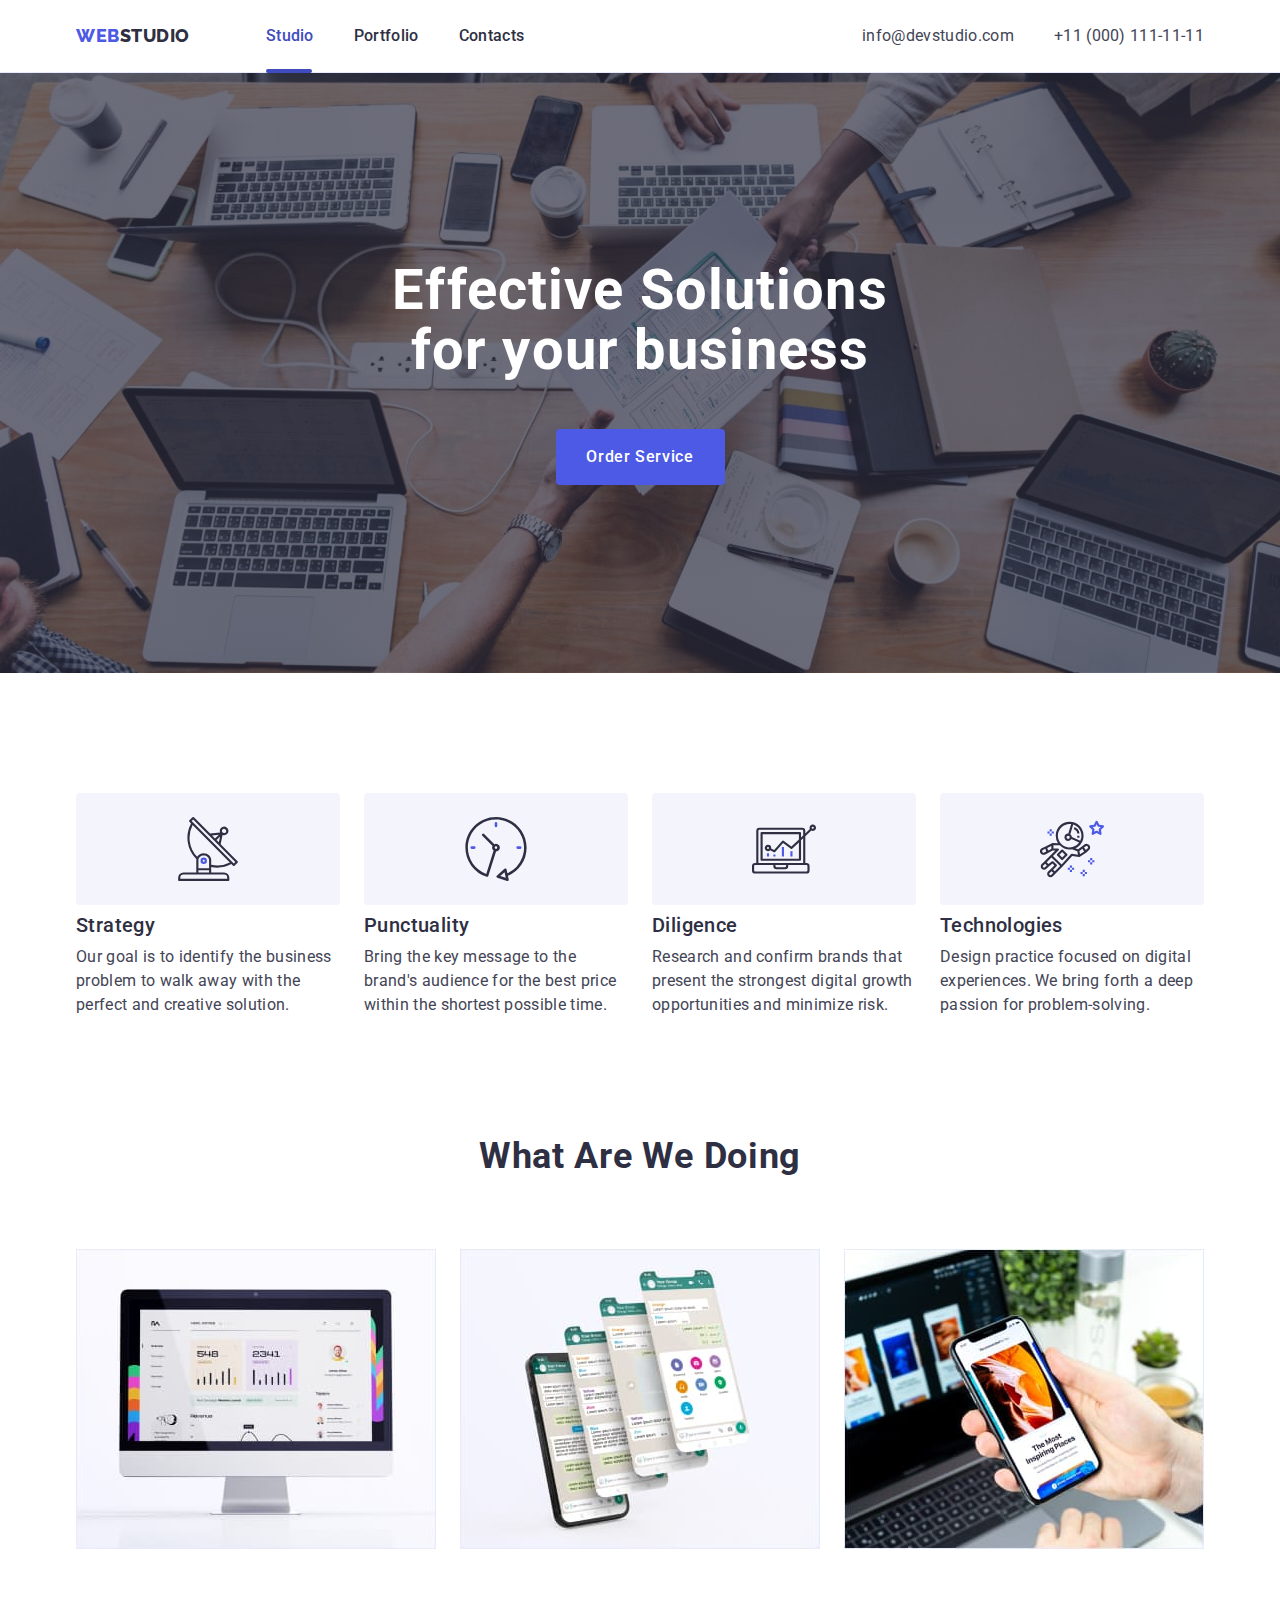
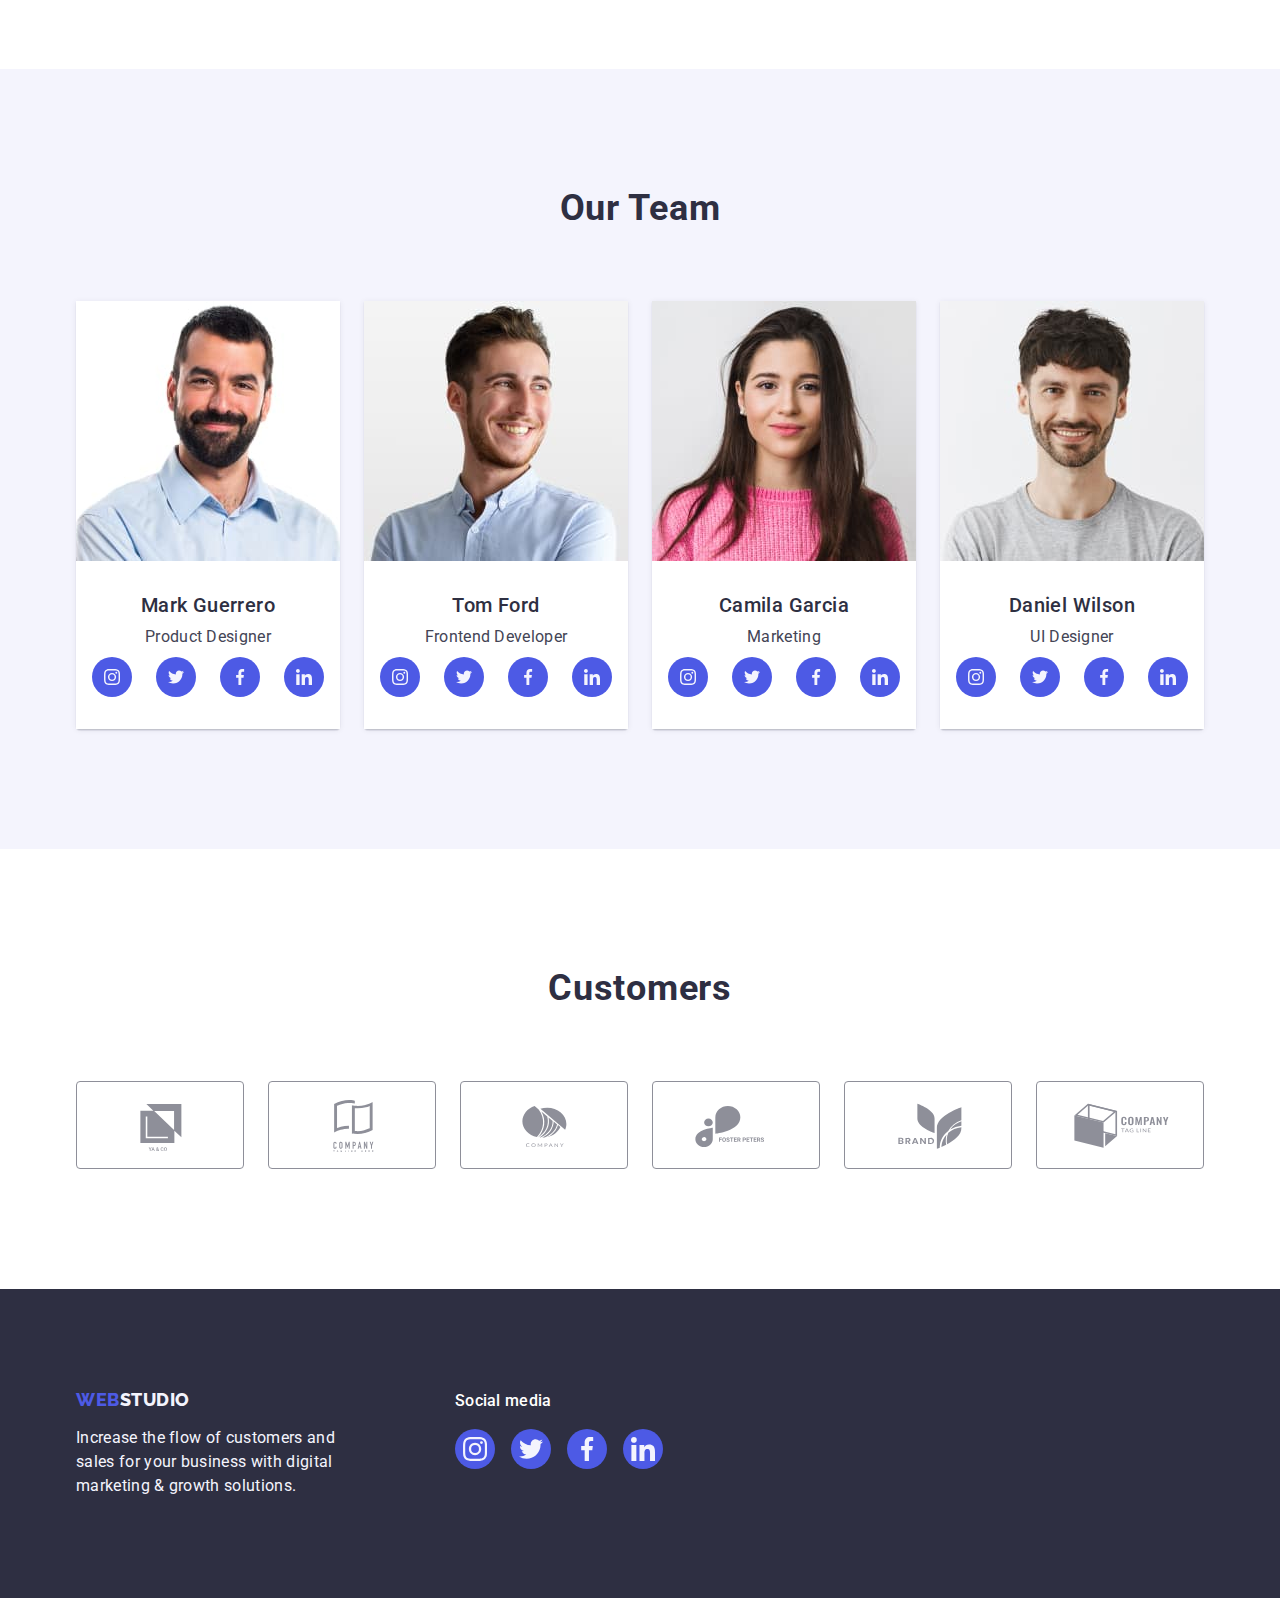
<file: index.html>
<!DOCTYPE html>
<html lang="en">
  <head>
    <meta charset="UTF-8" />
    <meta name="viewport" content="width=device-width, initial-scale=1.0" />
    <title>Document</title>
    <link
      rel="stylesheet"
      href="https://cdnjs.cloudflare.com/ajax/libs/modern-normalize/2.0.0/modern-normalize.min.css"
      integrity="sha512-4xo8blKMVCiXpTaLzQSLSw3KFOVPWhm/TRtuPVc4WG6kUgjH6J03IBuG7JZPkcWMxJ5huwaBpOpnwYElP/m6wg=="
      crossorigin="anonymous"
      referrerpolicy="no-referrer"
    />
    <link rel="stylesheet" href="css/styles.css" />
    <link rel="preconnect" href="https://fonts.googleapis.com" />
    <link rel="preconnect" href="https://fonts.gstatic.com" crossorigin />

    <link
      href="https://fonts.googleapis.com/css2?family=Raleway:wght@800&family=Roboto:wght@400;500;700;900&display=swap"
      rel="stylesheet"
    />
  </head>
  <body>
    <header class="header">
      <div class="container container-header">
        <nav class="logo-nav">
          <a href="./index.html" class="logo-link"
            >Web<span class="logo-part">Studio</span></a
          >

          <ul class="list">
            <li>
              <a
                class="page-description-link page-nav-studio"
                href="./index.html"
                >Studio</a
              >
            </li>
            <li>
              <a class="page-description-link" href="./portfolio.html"
                >Portfolio</a
              >
            </li>
            <li>
              <a class="page-description-link" href="">Contacts</a>
            </li>
          </ul>
        </nav>

        <address class="contact">
          <ul class="list">
            <li>
              <a
                href="mailto:info@devstudio.com"
                class="address-description link"
                >info@devstudio.com</a
              >
            </li>
            <li>
              <a href="tel:+110001111111" class="address-description link"
                >+11 (000) 111-11-11</a
              >
            </li>
          </ul>
        </address>
      </div>
    </header>

    <main>
      <section class="section main-title">
        <div class="container">
          <h1 class="main-text">Effective Solutions for your business</h1>
          <button class="hero-button" type="button" data-modal-open>
            Order Service
          </button>
        </div>
      </section>

      <section class="section">
        <div class="container">
          <h2 class="visually-hidden">Goals</h2>
          <ul class="goals-list-list">
            <li class="goals-list-two">
              <div class="goals-icons">
                <svg width="64" height="64">
                  <use href="./images/icons.svg#icon-antenna-1"></use>
                </svg>
              </div>

              <h3 class="goals-title">Strategy</h3>
              <p class="goals-paragraph">
                Our goal is to identify the business problem to walk away with
                the perfect and creative solution.
              </p>
            </li>
            <li class="goals-list-two">
              <div class="goals-icons">
                <svg width="64" height="64">
                  <use href="./images/icons.svg#icon-clock-11"></use>
                </svg>
              </div>
              <h3 class="goals-title">Punctuality</h3>
              <p class="goals-paragraph">
                Bring the key message to the brand's audience for the best price
                within the shortest possible time.
              </p>
            </li>
            <li class="goals-list-two">
              <div class="goals-icons">
                <svg width="64" height="64">
                  <use href="./images/icons.svg#icon-diagram-1"></use>
                </svg>
              </div>
              <h3 class="goals-title">Diligence</h3>
              <p class="goals-paragraph">
                Research and confirm brands that present the strongest digital
                growth opportunities and minimize risk.
              </p>
            </li>
            <li class="goals-list-two">
              <div class="goals-icons">
                <svg width="64" height="64">
                  <use href="./images/icons.svg#icon-astronaut-1"></use>
                </svg>
              </div>
              <h3 class="goals-title">Technologies</h3>
              <p class="goals-paragraph">
                Design practice focused on digital experiences. We bring forth a
                deep passion for problem-solving.
              </p>
            </li>
          </ul>
        </div>
      </section>
      <section class="section-what-are-we-doing">
        <div class="container">
          <h2 class="what-are-we-doing-title">What are we doing</h2>
          <ul class="what-are-we-doing-list list">
            <li class="section-two-list">
              <img
                class="images"
                src="./images/img1(2).jpg"
                alt="imac"
                width="360"
                height="360"
              />
            </li>
            <li class="section-two-list">
              <img
                class="images"
                src="./images/img2(2).jpg"
                alt="phone"
                width="360"
                height="360"
              />
            </li>

            <li class="section-two-list">
              <img
                class="images"
                src="./images/img3(2).jpg"
                alt="picture"
                width="360"
                height="360"
              />
            </li>
          </ul>
        </div>
      </section>
      <!--Our team-->
      <section class="section our-team-background">
        <div class="container">
          <h2 class="our-team-title">Our Team</h2>
          <ul class="our-team-title-list list">
            <li class="our-team-box">
              <img
                class="images"
                src="./images/teamcard1(2).jpg"
                alt="man in a blue shirt"
                width="264"
                height="260"
              />
              <div class="our-team-names">
                <h3 class="our-team-name">Mark Guerrero</h3>
                <p class="our-team-paragraph">Product Designer</p>
                <ul class="our-team-social-media">
                  <li class="our-team-socialmedia-list">
                    <a class="our-team-link" href="#">
                      <svg class="our-team-icon" width="16" height="16">
                        <use href="./images/icons.svg#icon-instagram-2"></use>
                      </svg>
                    </a>
                  </li>
                  <li class="our-team-socialmedia-list">
                    <a class="our-team-link" href="#">
                      <svg class="our-team-icon" width="16" height="16">
                        <use href="./images/icons.svg#icon-twitter-1"></use>
                      </svg>
                    </a>
                  </li>
                  <li class="our-team-socialmedia-list">
                    <a href="" class="our-team-link">
                      <svg class="our-team-icon" width="16" height="16">
                        <use href="./images/icons.svg#icon-facebook-1-1"></use>
                      </svg>
                    </a>
                  </li>
                  <li class="our-team-socialmedia-list">
                    <a class="our-team-link" href="#">
                      <svg class="our-team-icon" width="16" height="16">
                        <use href="./images/icons.svg#icon-linkedin-1-1"></use>
                      </svg>
                    </a>
                  </li>
                </ul>
              </div>
            </li>
            <li class="our-team-box">
              <img
                class="images"
                src="./images/tomford.jpg"
                alt="smiling man in a shirt"
                width="264"
                height="260"
              />
              <div class="our-team-names">
                <h3 class="our-team-name">Tom Ford</h3>
                <p class="our-team-paragraph">Frontend Developer</p>
                <ul class="our-team-social-media">
                  <li class="our-team-socialmedia-list">
                    <a class="our-team-link" href="#">
                      <svg class="our-team-icon" width="16" height="16">
                        <use href="./images/icons.svg#icon-instagram-2"></use>
                      </svg>
                    </a>
                  </li>
                  <li class="our-team-socialmedia-list">
                    <a class="our-team-link" href="#">
                      <svg class="our-team-icon" width="16" height="16">
                        <use href="./images/icons.svg#icon-twitter-1"></use>
                      </svg>
                    </a>
                  </li>
                  <li class="our-team-socialmedia-list">
                    <a class="our-team-link" href="#">
                      <svg class="our-team-icon" width="16" height="16">
                        <use href="./images/icons.svg#icon-facebook-1-1"></use>
                      </svg>
                    </a>
                  </li>
                  <li class="our-team-socialmedia-list">
                    <a class="our-team-link" href="#">
                      <svg class="our-team-icon" width="16" height="16">
                        <use href="./images/icons.svg#icon-linkedin-1-1"></use>
                      </svg>
                    </a>
                  </li>
                </ul>
              </div>
            </li>
            <li class="our-team-box">
              <img
                class="images"
                src="images/camilagarcia.jpg"
                alt="woman in a pink jumper"
                width="264"
                height="260"
              />
              <div class="our-team-names">
                <h3 class="our-team-name">Camila Garcia</h3>
                <p class="our-team-paragraph">Marketing</p>
                <ul class="our-team-social-media">
                  <li class="our-team-socialmedia-list">
                    <a class="our-team-link" href="#">
                      <svg class="our-team-icon" width="16" height="16">
                        <use href="./images/icons.svg#icon-instagram-2"></use>
                      </svg>
                    </a>
                  </li>
                  <li class="our-team-socialmedia-list">
                    <a class="our-team-link" href="#">
                      <svg class="our-team-icon" width="16" height="16">
                        <use href="./images/icons.svg#icon-twitter-1"></use>
                      </svg>
                    </a>
                  </li>
                  <li class="our-team-socialmedia-list">
                    <a class="our-team-link" href="#">
                      <svg class="our-team-icon" width="16" height="16">
                        <use href="./images/icons.svg#icon-facebook-1-1"></use>
                      </svg>
                    </a>
                  </li>
                  <li class="our-team-socialmedia-list">
                    <a class="our-team-link" href="#">
                      <svg class="our-team-icon" width="16" height="16">
                        <use href="./images/icons.svg#icon-linkedin-1-1"></use>
                      </svg>
                    </a>
                  </li>
                </ul>
              </div>
            </li>
            <li class="our-team-box">
              <img
                class="images"
                src="./images/danielwilson.jpg"
                alt="man in a nude shirt"
                width="264"
                height="260"
              />
              <div class="our-team-names">
                <h3 class="our-team-name">Daniel Wilson</h3>
                <p class="our-team-paragraph">UI Designer</p>
                <ul class="our-team-social-media">
                  <li class="our-team-socialmedia-list">
                    <a class="our-team-link" href="#">
                      <svg class="our-team-icon" width="16" height="16">
                        <use href="./images/icons.svg#icon-instagram-2"></use>
                      </svg>
                    </a>
                  </li>
                  <li class="our-team-socialmedia-list">
                    <a class="our-team-link" href="#">
                      <svg class="our-team-icon" width="16" height="16">
                        <use href="./images/icons.svg#icon-twitter-1"></use>
                      </svg>
                    </a>
                  </li>
                  <li class="our-team-socialmedia-list">
                    <a class="our-team-link" href="#">
                      <svg class="our-team-icon" width="16" height="16">
                        <use href="./images/icons.svg#icon-facebook-1-1"></use>
                      </svg>
                    </a>
                  </li>
                  <li class="our-team-socialmedia-list">
                    <a class="our-team-link" href="#">
                      <svg class="our-team-icon" width="16" height="16">
                        <use href="./images/icons.svg#icon-linkedin-1-1"></use>
                      </svg>
                    </a>
                  </li>
                </ul>
              </div>
            </li>
          </ul>
        </div>
      </section>
      <!---Customers-->
      <section class="section">
        <div class="container">
          <h2 class="our-team-title">Customers</h2>
          <ul class="company-customers">
            <li class="company-customers-button">
              <a class="company-customers-link" href="#">
                <svg class="customers-icon" width="104" height="56">
                  <use href="./images/icons.svg#icon-client1"></use>
                </svg>
              </a>
            </li>
            <li class="company-customers-button">
              <a class="company-customers-link" href="#">
                <svg class="customers-icon" width="104" height="56">
                  <use href="./images/icons.svg#icon-client2"></use>
                </svg>
              </a>
            </li>
            <li class="company-customers-button">
              <a class="company-customers-link" href="#">
                <svg class="customers-icon" width="104" height="56">
                  <use href="./images/icons.svg#icon-client51"></use>
                </svg>
              </a>
            </li>
            <li class="company-customers-button">
              <a class="company-customers-link" href="#">
                <svg class="customers-icon" width="104" height="56">
                  <use href="./images/icons.svg#icon-client4"></use>
                </svg>
              </a>
            </li>
            <li class="company-customers-button">
              <a class="company-customers-link" href="#">
                <svg class="customers-icon" width="104" height="56">
                  <use href="./images/icons.svg#icon-client5"></use>
                </svg>
              </a>
            </li>
            <li class="company-customers-button">
              <a class="company-customers-link" href="#">
                <svg class="customers-icon" width="104" height="56">
                  <use href="./images/icons.svg#icon-client6"></use>
                </svg>
              </a>
            </li>
          </ul>
        </div>
      </section>
    </main>
    <!--footer-->
    <footer class="footer">
      <div class="container footer-links">
        <div class="footer-left">
          <a href="./index.html" class="logo-part-foot"
            >WEB<span class="logo-foot">Studio</span></a
          >
          <p class="footer-paragraph">
            Increase the flow of customers and <br />sales for your business
            with digital <br />
            marketing & growth solutions.
          </p>
        </div>
        <div>
          <p class="footer-social-media">Social media</p>
          <ul class="footer-social-media-links">
            <li class="footer-social-media-list">
              <a class="footer-icons" href="#">
                <svg class="our-team-icon" width="24" height="24">
                  <use href="./images/icons.svg#icon-instagram-2"></use>
                </svg>
              </a>
            </li>
            <li class="footer-social-media-list">
              <a class="footer-icons" href="#">
                <svg class="our-team-icon" width="24" height="24">
                  <use href="./images/icons.svg#icon-twitter-1"></use>
                </svg>
              </a>
            </li>
            <li class="footer-social-media-list">
              <a class="footer-icons" href="#">
                <svg class="our-team-icon" width="24" height="24">
                  <use href="./images/icons.svg#icon-facebook-1-1"></use>
                </svg>
              </a>
            </li>
            <li class="footer-social-media-list">
              <a class="footer-icons" href="#">
                <svg class="our-team-icon" width="24" height="24">
                  <use href="./images/icons.svg#icon-linkedin-1-1"></use>
                </svg>
              </a>
            </li>
          </ul>
        </div>
      </div>
    </footer>
    <div class="data-modal is-hidden" data-modal>
      <div class="data-modal-box">
        <button class="data-modal-button" type="button" data-modal-close>
          <svg class="data-modal-icon" width="8" height="8">
            <use href="./images/icons.svg#icon-close-black-18dp-2-1-2"></use>
          </svg>
        </button>
      </div>
    </div>
    <script src="./js/modal.js"></script>
  </body>
</html>
</file>
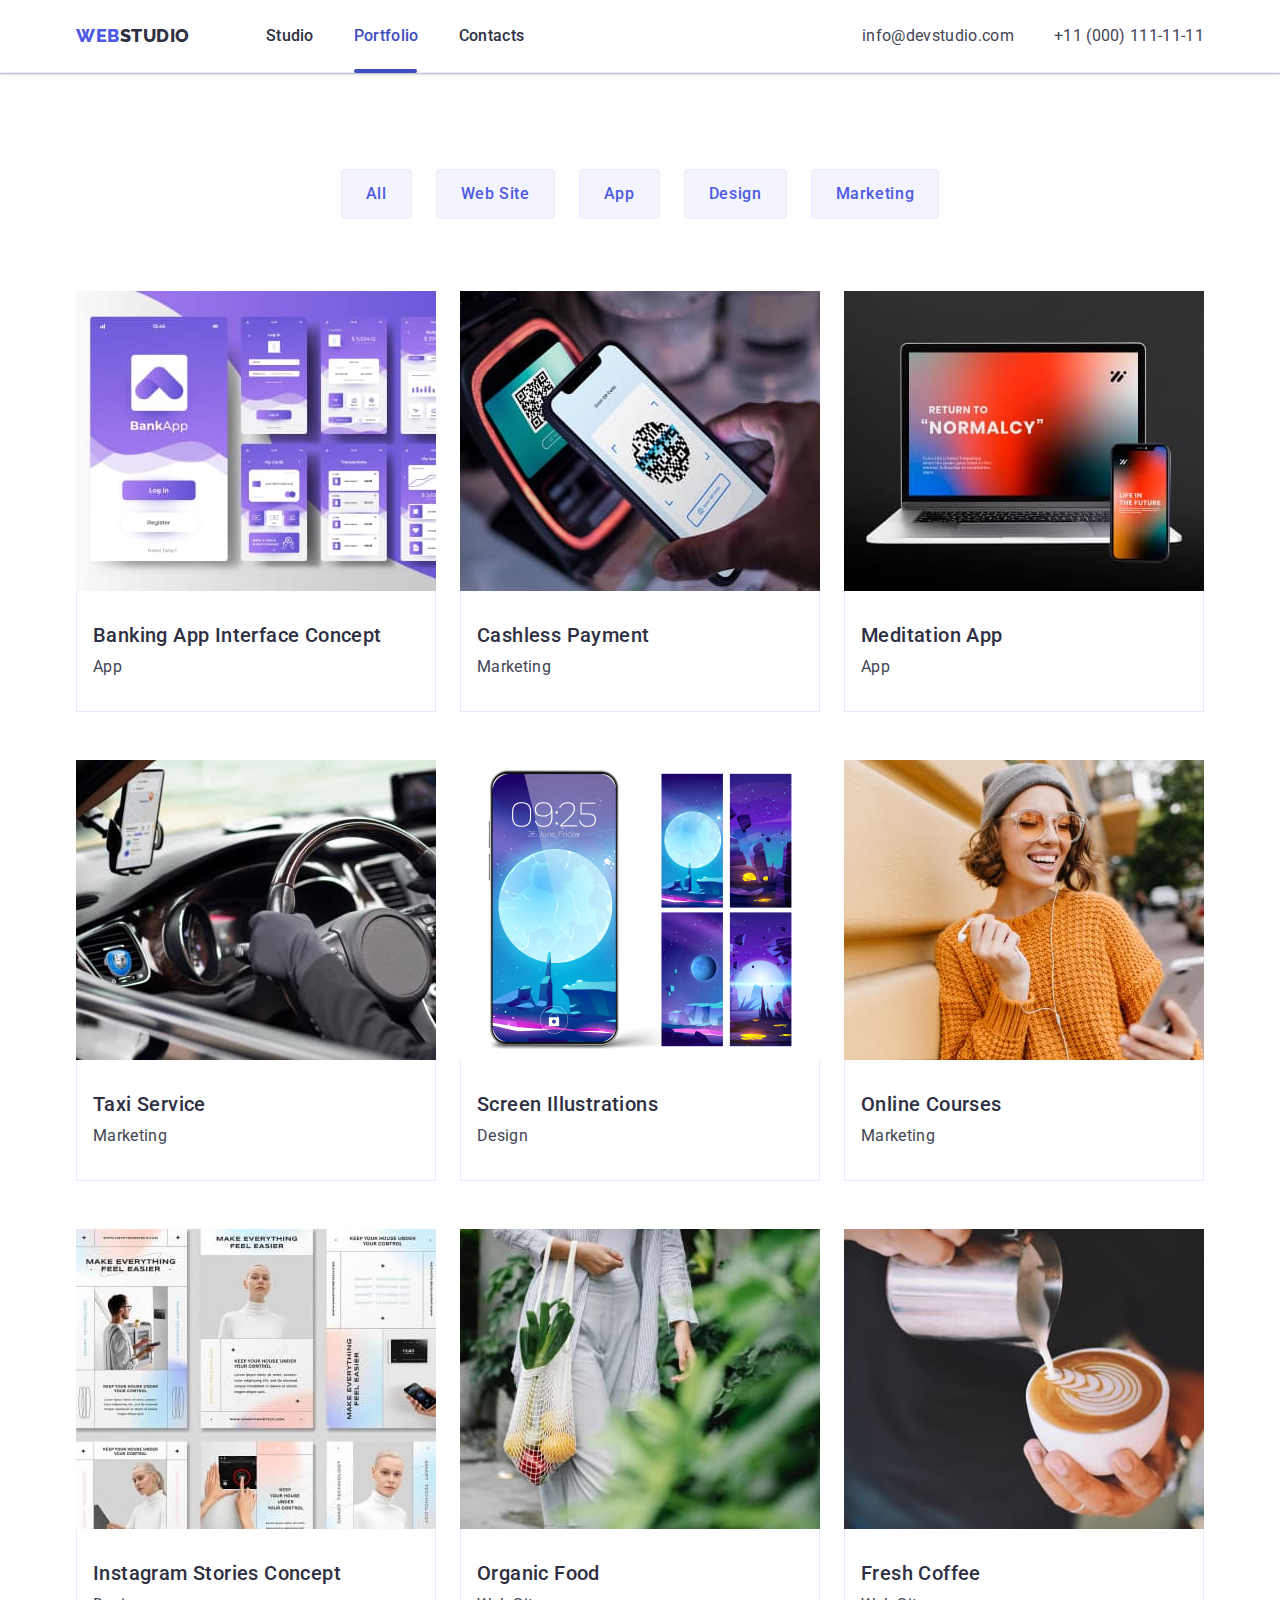
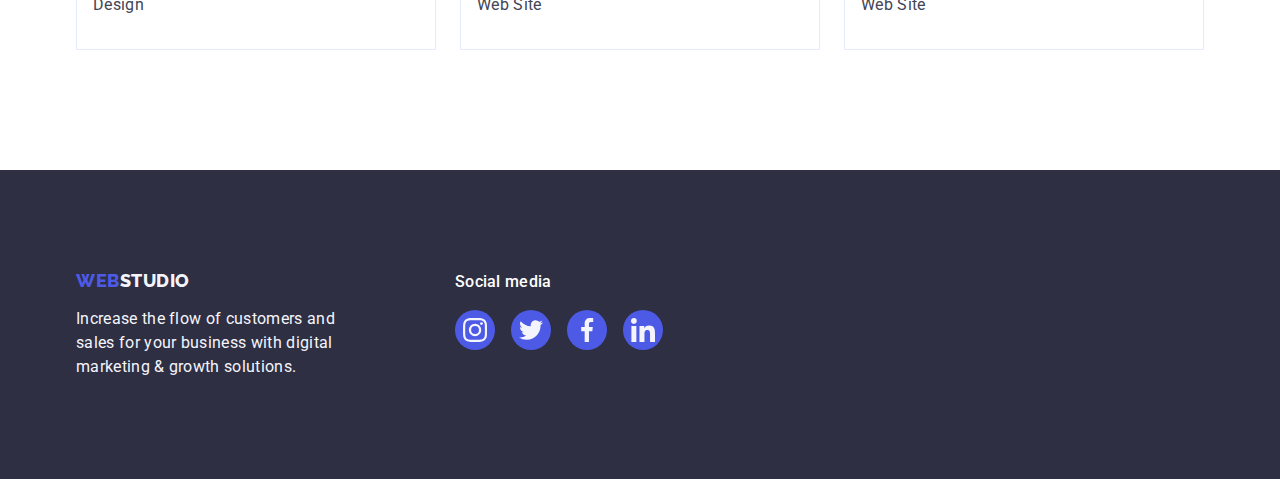
<file: portfolio.html>
<!DOCTYPE html>
<html lang="en">
  <head>
    <meta charset="UTF-8" />
    <meta name="viewport" content="width=device-width, initial-scale=1.0" />
    <link rel="preconnect" href="https://fonts.googleapis.com" />
    <link rel="preconnect" href="https://fonts.gstatic.com" crossorigin />
    <link
      rel="stylesheet"
      href="https://cdnjs.cloudflare.com/ajax/libs/modern-normalize/2.0.0/modern-normalize.min.css"
      integrity="sha512-4xo8blKMVCiXpTaLzQSLSw3KFOVPWhm/TRtuPVc4WG6kUgjH6J03IBuG7JZPkcWMxJ5huwaBpOpnwYElP/m6wg=="
      crossorigin="anonymous"
      referrerpolicy="no-referrer"
    />
    <link
      href="https://fonts.googleapis.com/css2?family=Raleway:wght@800&family=Roboto:wght@400;500;700;900&display=swap"
      rel="stylesheet"
    />
    <link rel="stylesheet" href="./css/styles.css" />
    <title>Document</title>
  </head>
  <body>
    <header class="header">
      <div class="container container-header">
        <nav class="logo-nav">
          <a href="./index.html" class="logo-link"
            >Web<span class="logo-part">Studio</span></a
          >

          <ul class="list">
            <li>
              <a class="page-description-link" href="./index.html">Studio</a>
            </li>
            <li>
              <a
                class="page-description-link page-nav-portfolio"
                href="./portfolio.html"
                >Portfolio</a
              >
            </li>
            <li>
              <a class="page-description-link" href="">Contacts</a>
            </li>
          </ul>
        </nav>

        <address class="contact">
          <ul class="list">
            <li>
              <a
                href="mailto:info@devstudio.com"
                class="address-description link"
                >info@devstudio.com</a
              >
            </li>
            <li>
              <a href="tel:+110001111111" class="address-description link"
                >+11 (000) 111-11-11</a
              >
            </li>
          </ul>
        </address>
      </div>
    </header>
    <main>
      <section class="projects">
        <div class="container">
          <h1 class="visually-hidden">.</h1>
          <ul class="filter-list list">
            <li>
              <button class="filter layout" type="button">All</button>
            </li>
            <li>
              <button class="filter layout" type="button">Web Site</button>
            </li>
            <li><button class="filter layout" type="button">App</button></li>
            <li><button class="filter layout" type="button">Design</button></li>
            <li>
              <button class="filter layout" type="button">Marketing</button>
            </li>
          </ul>

          <ul class="projects-list">
            <li class="filter-photos-list">
              <a href="#" class="photos-link">
                <div class="app-list">
                  <img
                    class="images"
                    src="./images/bankapp.jpg"
                    alt="banking app interface concept"
                    width="360"
                    height="300"
                  />
                  <p>
                    14 Stylish and User-Friendly App Design Concepts · Task
                    Manager App · Calorie Tracker App · Exotic Fruit Ecommerce
                    App · Cloud Storage App
                  </p>
                </div>
                <div class="service-box">
                  <h2 class="project-title">Banking App Interface Concept</h2>
                  <p class="project-paragraph">App</p>
                </div>
              </a>
            </li>

            <li class="filter-photos-list">
              <a href="" class="photos-link">
                <div class="app-list">
                  <img
                    class="images"
                    src="./images/cashlesspayment.jpg"
                    alt="qr code on iphone screen"
                    width="360"
                    height="300"
                  />
                  <p>
                    14 Stylish and User-Friendly App Design Concepts · Task
                    Manager App · Calorie Tracker App · Exotic Fruit Ecommerce
                    App · Cloud Storage App
                  </p>
                </div>
                <div class="service-box">
                  <h2 class="project-title">Cashless Payment</h2>
                  <p class="project-paragraph">Marketing</p>
                </div>
              </a>
            </li>

            <li class="filter-photos-list">
              <a href="" class="photos-link">
                <div class="app-list">
                  <img
                    class="images"
                    src="./images/meditationapp.jpg"
                    alt="laptop and phone"
                    width="360"
                    height="300"
                  />
                  <p>
                    14 Stylish and User-Friendly App Design Concepts · Task
                    Manager App · Calorie Tracker App · Exotic Fruit Ecommerce
                    App · Cloud Storage App
                  </p>
                </div>
                <div class="service-box">
                  <h2 class="project-title">Meditation App</h2>
                  <p class="project-paragraph">App</p>
                </div>
              </a>
            </li>
            <li class="filter-photos-list">
              <a href="" class="photos-link">
                <div class="app-list">
                  <img
                    class="images"
                    src="./images/taxiservice.jpg"
                    alt="steering wheel"
                    width="360"
                    height="300"
                  />
                  <p>
                    14 Stylish and User-Friendly App Design Concepts · Task
                    Manager App · Calorie Tracker App · Exotic Fruit Ecommerce
                    App · Cloud Storage App
                  </p>
                </div>
                <div class="service-box">
                  <h2 class="project-title">Taxi Service</h2>
                  <p class="project-paragraph">Marketing</p>
                </div>
              </a>
            </li>

            <li class="filter-photos-list">
              <a href="" class="photos-link">
                <div class="app-list">
                  <img
                    class="images"
                    src="./images/screenillustrations.jpg"
                    alt="phones with moon backgrounds"
                    width="360"
                    height="300"
                  />
                  <p>
                    14 Stylish and User-Friendly App Design Concepts · Task
                    Manager App · Calorie Tracker App · Exotic Fruit Ecommerce
                    App · Cloud Storage App
                  </p>
                </div>
                <div class="service-box">
                  <h2 class="project-title">Screen Illustrations</h2>
                  <p class="project-paragraph">Design</p>
                </div>
              </a>
            </li>
            <li class="filter-photos-list">
              <a href="" class="photos-link">
                <div class="app-list">
                  <img
                    class="images"
                    src="./images/onlinecourses.jpg"
                    alt="smiling woman wearing sunglasses"
                    width="360"
                    height="300"
                  />
                  <p>
                    14 Stylish and User-Friendly App Design Concepts · Task
                    Manager App · Calorie Tracker App · Exotic Fruit Ecommerce
                    App · Cloud Storage App
                  </p>
                </div>
                <div class="service-box">
                  <h2 class="project-title">Online Courses</h2>
                  <p class="project-paragraph">Marketing</p>
                </div>
              </a>
            </li>
            <li class="filter-photos-list">
              <a href="" class="photos-link">
                <div class="app-list">
                  <img
                    class="images"
                    src="./images/instastories.jpg"
                    alt="instagram stories"
                    width="360"
                    height="300"
                  />
                  <p>
                    14 Stylish and User-Friendly App Design Concepts · Task
                    Manager App · Calorie Tracker App · Exotic Fruit Ecommerce
                    App · Cloud Storage App
                  </p>
                </div>
                <div class="service-box">
                  <h2 class="project-title">Instagram Stories Concept</h2>
                  <p class="project-paragraph">Design</p>
                </div>
              </a>
            </li>
            <li class="filter-photos-list">
              <a href="" class="photos-link">
                <div class="app-list">
                  <img
                    class="images"
                    src="./images/organicfood.jpg"
                    alt="woman carrying a bag of vegetable"
                    width="360"
                    height="300"
                  />
                  <p>
                    14 Stylish and User-Friendly App Design Concepts · Task
                    Manager App · Calorie Tracker App · Exotic Fruit Ecommerce
                    App · Cloud Storage App
                  </p>
                </div>
                <div class="service-box">
                  <h2 class="project-title">Organic Food</h2>
                  <p class="project-paragraph">Web Site</p>
                </div>
              </a>
            </li>
            <li class="filter-photos-list">
              <a href="" class="photos-link">
                <div class="app-list">
                  <img
                    class="images"
                    src="./images/freshcoffee.jpg"
                    alt="coffe art"
                    width="360"
                    height="300"
                  />
                  <p>
                    14 Stylish and User-Friendly App Design Concepts · Task
                    Manager App · Calorie Tracker App · Exotic Fruit Ecommerce
                    App · Cloud Storage App
                  </p>
                </div>
                <div class="service-box">
                  <h2 class="project-title">Fresh Coffee</h2>
                  <p class="project-paragraph">Web Site</p>
                </div>
              </a>
            </li>
          </ul>
        </div>
      </section>
    </main>
    <footer class="footer">
      <div class="container footer-links">
        <div class="footer-left">
          <a href="./index.html" class="logo-part-foot"
            >WEB<span class="logo-foot">Studio</span></a
          >
          <p class="footer-paragraph">
            Increase the flow of customers and <br />sales for your business
            with digital <br />
            marketing & growth solutions.
          </p>
        </div>
        <div>
          <p class="footer-social-media">Social media</p>
          <ul class="footer-social-media-links">
            <li class="footer-social-media-list">
              <a class="footer-icons" href="#">
                <svg class="our-team-icon" width="24" height="24">
                  <use href="./images/icons.svg#icon-instagram-2"></use>
                </svg>
              </a>
            </li>
            <li class="footer-social-media-list">
              <a class="footer-icons" href="#">
                <svg class="our-team-icon" width="24" height="24">
                  <use href="./images/icons.svg#icon-twitter-1"></use>
                </svg>
              </a>
            </li>
            <li class="footer-social-media-list">
              <a class="footer-icons" href="#">
                <svg class="our-team-icon" width="24" height="24">
                  <use href="./images/icons.svg#icon-facebook-1-1"></use>
                </svg>
              </a>
            </li>
            <li class="footer-social-media-list">
              <a class="footer-icons" href="#">
                <svg class="our-team-icon" width="24" height="24">
                  <use href="./images/icons.svg#icon-linkedin-1-1"></use>
                </svg>
              </a>
            </li>
          </ul>
        </div>
      </div>
    </footer>
  </body>
</html>
</file>
<file: css/styles.css>
* {
  box-sizing: border-box;
  margin: 0;
  padding: 0;
}
body {
  font-family: "Roboto", sans-serif;
  color: #434455;
  background-color: var(--white);

  margin: 0 auto;
}

ul,
ol {
  list-style: none;
  margin: 0;
  padding-left: 0;
}

:root {
  --main-blue: #2196f3;
  --purple: #4d5ae5;
  --navy-blue: #2e2f42;
  --grey-paragraphs: #434455;
  --off-white: #f4f4fd;
  --white: #fff;
  --transition-variable: cubic-bezier(0.4, 0, 0.2, 1);
  --modal-data-background: #fcfcfc;
}
.section {
  padding: 120px 0;
}
/* Logo section */

.header {
  border-bottom: 1px solid #e7e9fc;
  box-shadow: 0px 2px 1px rgba(46, 47, 66, 0.08),
    0px 1px 1px rgba(46, 47, 66, 0.16), 0px 1px 6px rgba(46, 47, 66, 0.08);
}
.container {
  width: 1158px;
  margin: 0 auto;
  padding-left: 15px;
  padding-right: 15px;
}
.container-header {
  display: flex;
  justify-content: space-between;
  align-items: center;
}

.logo-nav {
  display: flex;
  align-items: center;
}
.logo-link {
  font-family: "Raleway", sans-serif;
  color: #4d5ae5;
  font-size: 18px;
  font-weight: 800;
  line-height: 1.17em;
  letter-spacing: 0.54px;
  text-transform: uppercase;
  margin-right: 76px;
  text-decoration: none;
}

.logo-part {
  color: #2e2f42;
  font-family: "Raleway", sans-serif;
}
.logo {
  font-family: "Raleway", sans-serif;
  color: #4d5ae5;
  font-size: 18px;
  line-height: 1.17;
  font-weight: 800;
  letter-spacing: 0.03em;
  text-transform: uppercase;
}
.logo-part {
  font-family: "Raleway", sans-serif;
  font-size: 18px;
  font-weight: 800;
  line-height: 1.17em;
  letter-spacing: 0.54px;
  text-transform: uppercase;
  display: inline-block;
}
/* Page description */
.list {
  display: flex;
  gap: 40px;
}

.page-description-link {
  color: #2e2f42;
  font-size: 16px;
  line-height: 1.5;
  font-weight: 500;
  letter-spacing: 0.02em;
  letter-spacing: 0.32px;
  display: inline-block;
  padding: 24px 0;
  text-decoration: none;
  transition: color 250ms cubic-bezier(0.4, 0, 0.2, 1);
  position: relative;
}
.page-nav-studio {
  color: #404bbf;
  position: relative;
}
.page-nav-studio::after {
  content: "";
  position: absolute;
  left: 0;
  right: 2px;
  bottom: -1px;
  height: 4px;
  background-color: #404bbf;
  border-radius: 2px;
}
.page-nav-portfolio {
  color: #404bbf;
  position: relative;
}
.page-nav-portfolio::after {
  content: "";
  position: absolute;
  left: 0;
  right: 2px;
  bottom: -1px;
  height: 4px;
  background-color: #404bbf;
  border-radius: 2px;
}

.page-description-link:hover,
.page-description-link:focus {
  color: #404bbf;
}

/* Contacts */
.contact {
  font-style: normal;
  color: #757575;
  font-size: 14px;
  font-weight: 500;
  letter-spacing: 0.02em;
}
.address-description {
  color: #434455;
  font-size: 16px;
  font-weight: 400;
  line-height: 1.5;
  letter-spacing: 0.32px;
  text-decoration: none;
  transition: color 250ms cubic-bezier(0.4, 0, 0.2, 1);
}
.link {
  padding: 24px 0 24px;
  text-decoration: none;
}
.address-description:hover,
.address-description:focus {
  color: #404bbf;
}
/* Main */
.main-title {
  padding: 188px 0;
  max-width: 1440px;
  background-color: #2e2f42;
  background-image: linear-gradient(
      rgba(46, 47, 66, 0.7),
      rgba(46, 47, 66, 0.7)
    ),
    url(../images/peopleoffice.jpg);
  background-size: cover;
  background-position: center;
  background-repeat: no-repeat;
  margin: 0 auto;
}
.main-text {
  color: #ffffff;
  font-weight: 700;
  font-size: 56px;
  line-height: 1.07em;
  text-align: center;
  letter-spacing: 1.12px;
  margin: 0 auto;
  max-width: 496px;
  padding-bottom: 48px;
}

.hero-button {
  font-family: "Roboto", sans-serif;
  color: #ffffff;
  background-color: #4d5ae5;
  font-size: 16px;
  font-weight: 500;
  line-height: 1.5em;
  letter-spacing: 0.04em;
  cursor: pointer;
  display: block;
  min-width: 169px;
  height: 56px;
  border-radius: 4px;
  border: none;
  margin: 0 auto;
  transition: background-color 250ms cubic-bezier(0.4, 0, 0.2, 1);
}

.hero-button:hover,
.hero-button:focus {
  color: #ffffff;
  background-color: #404bbf;
}
.hero {
  background-color: #2e2f42;
  padding: 188px 0;
}
.hero-title {
  color: #fff;
  text-align: center;
  font-size: 56px;
  font-weight: 700px;
  line-height: 1.07;
  letter-spacing: 1.12px;
  max-width: 496px;
}
/* goals list */
h2 {
  color: #2e2f42;
}

.goals-list-list {
  list-style: none;
  display: flex;
  gap: 24px;
  justify-content: center;
  padding: 0;
}
.goals-list-two {
  flex-basis: calc((100% - 72px) / 4);
}
.goals-icons {
  display: flex;
  align-items: center;
  justify-content: center;
  background-color: #f4f4fd;
  height: 112px;
  margin-bottom: 8px;
  border-radius: 4px;
  border: none;
}

.goals-title {
  color: var(--navy-blue);
  font-size: 20px;
  font-weight: 500;
  line-height: 1.2;
  letter-spacing: 0.4px;
  margin-bottom: 8px;
}

.goals-paragraph {
  color: var(--grey-paragraphs);
  font-size: 16px;
  line-height: 1.5;
  letter-spacing: 0.02em;
}
/* What are we doing */
.section-what-are-we-doing {
  padding-bottom: 120px;
}
.what-are-we-doing-title {
  color: var(--navy-blue);
  font-size: 36px;
  font-weight: 700px;
  line-height: 1.11;
  letter-spacing: 0.02em;
  text-align: center;
  text-transform: capitalize;
  margin-bottom: 72px;
}
.what-are-we-doing-list {
  display: flex;
  gap: 24px;
}
.images {
  display: block;
  max-width: 100%;
  height: auto;
}
.section-two-list {
  width: calc((100% - 48px) / 3);
}
/* our team */
.our-team-title {
  color: var(--navy-blue);
  font-size: 36px;
  font-weight: 700px;
  line-height: 1.11;
  letter-spacing: 0.72px;
  text-align: center;
  text-transform: capitalize;
  margin-bottom: 72px;
}
.our-team-background {
  background-color: #f4f4fd;
  padding: 120px 0;
}
.our-team-title-list {
  display: flex;
  gap: 24px;
}
.our-team-names {
  padding: 32px 0;
  text-align: center;

  background-color: #ffffff;
}
.our-team-name {
  color: var(--navy-blue);
  font-size: 20px;
  font-weight: 500;
  line-height: 1.2;
  letter-spacing: 0.4px;
  margin-bottom: 8px;
}
.our-team-social-media {
  display: flex;
  gap: 24px;
  justify-content: center;
  margin-top: 8px;
}
.our-team-socialmedia-list {
  width: 40px;
  height: 40px;
}
.our-team-link {
  width: 40px;
  height: 40px;
  background-color: #4d5ae5;
  border-radius: 50%;
  display: flex;
  align-items: center;
  justify-content: center;
  transition: background-color 250ms cubic-bezier(0.4, 0, 0.2, 1);
}
.our-team-link:hover,
.our-team-link:focus {
  background-color: #404bbf;
}
.our-team-icon {
  fill: #f4f4fd;
}
.our-team-paragraph {
  color: var(--grey-paragraphs);
  font-size: 16px;
  line-height: 1.5;
  letter-spacing: 0.32px;
}
.our-team-box {
  width: calc((100% - 72px) / 4);

  border-radius: 0px 0px 4px 4px;
  box-shadow: 0px 1px 6px rgba(46, 47, 66, 0.08),
    0px 1px 1px rgba(46, 47, 66, 0.16), 0px 2px 1px rgba(46, 47, 66, 0.08);
}
.our-team {
  background-color: #f4f4fd;
  padding: 0;
}
/* Customers */
.company-customers {
  justify-content: center;
  text-align: center;
  gap: 24px;

  display: flex;
}
.company-customers-button {
  background-color: #fff;
  width: 168px;
  height: 88px;
}
.company-customers-link {
  width: 100%;
  height: 100%;
  border-radius: 4px;
  border: 1px solid #8e8f99;
  display: flex;
  align-items: center;
  justify-content: center;
  color: #8e8f99;
  transition: color 250ms cubic-bezier(0.4, 0, 0.2, 1),
    border-color 250ms cubic-bezier(0.4, 0, 0.2, 1);
}

.company-customers-link:hover,
.company-customers-link:focus {
  color: #404bbf;
  border-color: #404bbf;
}
.customers-icon {
  fill: currentColor;
}
/* Footer */
.footer {
  background-color: #2e2f42;
  padding: 100px 0;
}
.logo-part-foot {
  color: var(--purple);
  font-family: "Raleway", sans-serif;
  font-size: 18px;
  font-weight: 800;
  line-height: 1.17;
  letter-spacing: 0.54px;
  text-transform: uppercase;
  text-decoration: none;
  display: inline-block;
  margin-bottom: 16px;
}

.logo-foot {
  color: var(--off-white);

  font-family: "Raleway", sans-serif;
  font-size: 18px;
  font-weight: 800;
  line-height: 1.17em;
  letter-spacing: 0.54px;
  text-transform: uppercase;
}
.footer-paragraph {
  color: var(--off-white);
  font-size: 16px;
  letter-spacing: 0.32px;
  font-weight: 400;
  line-height: 1.5em;
  max-width: 264px;
}
.footer-social-media {
  color: white;
  font-family: Roboto;
  font-size: 16px;
  font-style: normal;
  font-weight: 500;
  line-height: 1.5em;
  letter-spacing: 0.32px;
  margin-bottom: 16px;
}

.footer-social-media-links {
  display: flex;
  gap: 16px;
}
.footer-social-media-list {
  width: 40px;
  height: 40px;
}

.footer-icons {
  display: flex;
  align-items: center;
  background-color: #4d5ae5;
  border-radius: 50%;
  width: 100%;
  height: 100%;
  justify-content: center;
  transition: background-color 250ms cubic-bezier(0.4, 0, 0.2, 1);
}
.footer-left {
  margin-right: 120px;
}
.footer-links {
  display: flex;
  align-items: baseline;
}
.footer-icons:hover,
.footer-icons:focus {
  background-color: #31d0aa;
}

/*/PORTFOLIO/*/
.navigation {
  display: flex;
  align-items: center;
}

.filter-list {
  display: flex;
  justify-content: center;
  gap: 24px;
  margin-bottom: 72px;
}
.filter {
  color: #4d5ae5;
  background-color: #f4f4fd;
  font-size: 16px;
  font-weight: 500;
  line-height: 1.5;
  letter-spacing: 0.04em;
  font-family: "Roboto", sans-serif;
  cursor: pointer;
  transition: color 250ms cubic-bezier(0.4, 0, 0.2, 1),
    background-color 250ms cubic-bezier(0.4, 0, 0.2, 1),
    border-color 250ms cubic-bezier(0.4, 0, 0.2, 1),
    box-shadow 250ms cubic-bezier(0.4, 0, 0.2, 1);
}
.layout {
  padding: 12px 24px;
  border-radius: 4px;
  border: 1px solid #e7e9fc;
}
.filter.layout:hover,
.filter.layout:focus {
  color: #fff;
  background-color: #4d5ae5;
  border: 1px solid transparent;
  box-shadow: 0px 3px 1px rgba(0, 0, 0, 0.1), 0px 2px 1px rgba(0, 0, 0, 0.08),
    0px 2px 2px rgba(0, 0, 0, 0.12);
}

.projects-list {
  display: flex;
  flex-wrap: wrap;
  column-gap: 24px;
  row-gap: 48px;
}
.filter-photos-list {
  width: calc((100% - 48px) / 3);
  text-decoration: none;
}
.photos-link {
  display: block;
  text-decoration: none;
  transition: box-shadow 250ms var(--transition-variable);
}
.photos-link:hover,
.photos-link:focus {
  box-shadow: 0px 1px 6px rgba(46, 47, 66, 0.08),
    0px 1px 1px rgba(46, 47, 66, 0.16), 0px 2px 1px rgba(46, 47, 66, 0.08);
}
.app-list {
  position: relative;
  overflow: hidden;
}
.app-list p {
  position: absolute;
  inset: 0;
  color: #f4f4fd;
  background-color: #4d5ae5;
  font-family: Roboto;
  font-style: normal;
  font-size: 16px;
  font-weight: 400;
  line-height: 1.5;
  letter-spacing: 0.32px;
  padding: 40px 32px;
  opacity: 0.9;
  transform: translateY(100%);
  transition: transform 250ms var(--transition-variable);
}
.photos-link:hover p,
.photos-link:focus p {
  transform: translateY(0%);
}
.service-box {
  padding: 32px 16px;
  border: 1px solid #e7e9fc;
  border-top: none;
}
.project-title {
  color: #2e2f42;
  font-size: 20px;
  font-weight: 500;
  line-height: 1.2;
  letter-spacing: 0.02em;
  margin-bottom: 8px;
}
.project-paragraph {
  color: #434455;
  font-size: 16px;
  letter-spacing: 0.02em;
  font-weight: 400;
  line-height: 1.5em;
}
.projects {
  padding-top: 96px;
  padding-bottom: 120px;
}

.visually-hidden {
  position: absolute;
  width: 1px;
  height: 1px;
  margin: -1px;
  border: 0;
  padding: 0;
  white-space: nowrap;
  clip-path: inset(100%);
  clip: rect(0 0 0 0);
  overflow: hidden;
}
.pages {
  list-style: none;
  text-decoration: none;
}

.main-description {
  background: #2f303a;
  text-align: center;
  padding: 200px 0;
}

/*/Data modal/*/
.data-modal {
  position: fixed;
  top: 0;
  left: 0;
  width: 100%;
  height: 100%;
  background-color: rgba(46, 47, 66, 0.4);
  transition: opacity 250ms cubic-bezier(0.4, 0, 0.2, 1),
    visibility 250ms cubic-bezier(0.4, 0, 0.2, 1);
}

.data-modal-box {
  position: absolute;
  top: 50%;
  left: 50%;
  transform: translate(-50%, -50%);
  width: 408px;
  min-height: 584px;
  border-radius: 4px;
  background-color: var(--modal-data-background);
  box-shadow: 0px 2px 1px 0px rgba(0, 0, 0, 0.2),
    0px 1px 3px 0px rgba(0, 0, 0, 0.12), 0px 1px 1px 0px rgba(0, 0, 0, 0.14);
  transition: transform 250ms cubic-bezier(0.4, 0, 0.2, 1);
}

.data-modal-button {
  position: absolute;
  width: 24px;
  height: 24px;
  top: 24px;
  right: 24px;
  background-color: #e7e9fc;
  fill: var(--navy-blue);
  border: 1px solid rgba(0, 0, 0, 0.1);
  border-radius: 50%;
  display: flex;
  align-items: center;
  justify-content: center;
  cursor: pointer;
  transition: background-color 250ms cubic-bezier(0.4, 0, 0.2, 1),
    border 250ms cubic-bezier(0.4, 0, 0.2, 1);
}
.data-modal-button:hover,
.data-modal-button:focus {
  border: none;
  background-color: #404bbf;
  fill: #fff;
}
.data-modal-icon {
  transition: fill 250ms var(--transition-variable);
}

.is-hidden {
  pointer-events: none;
  visibility: hidden;
  opacity: 0;
}
</file>
